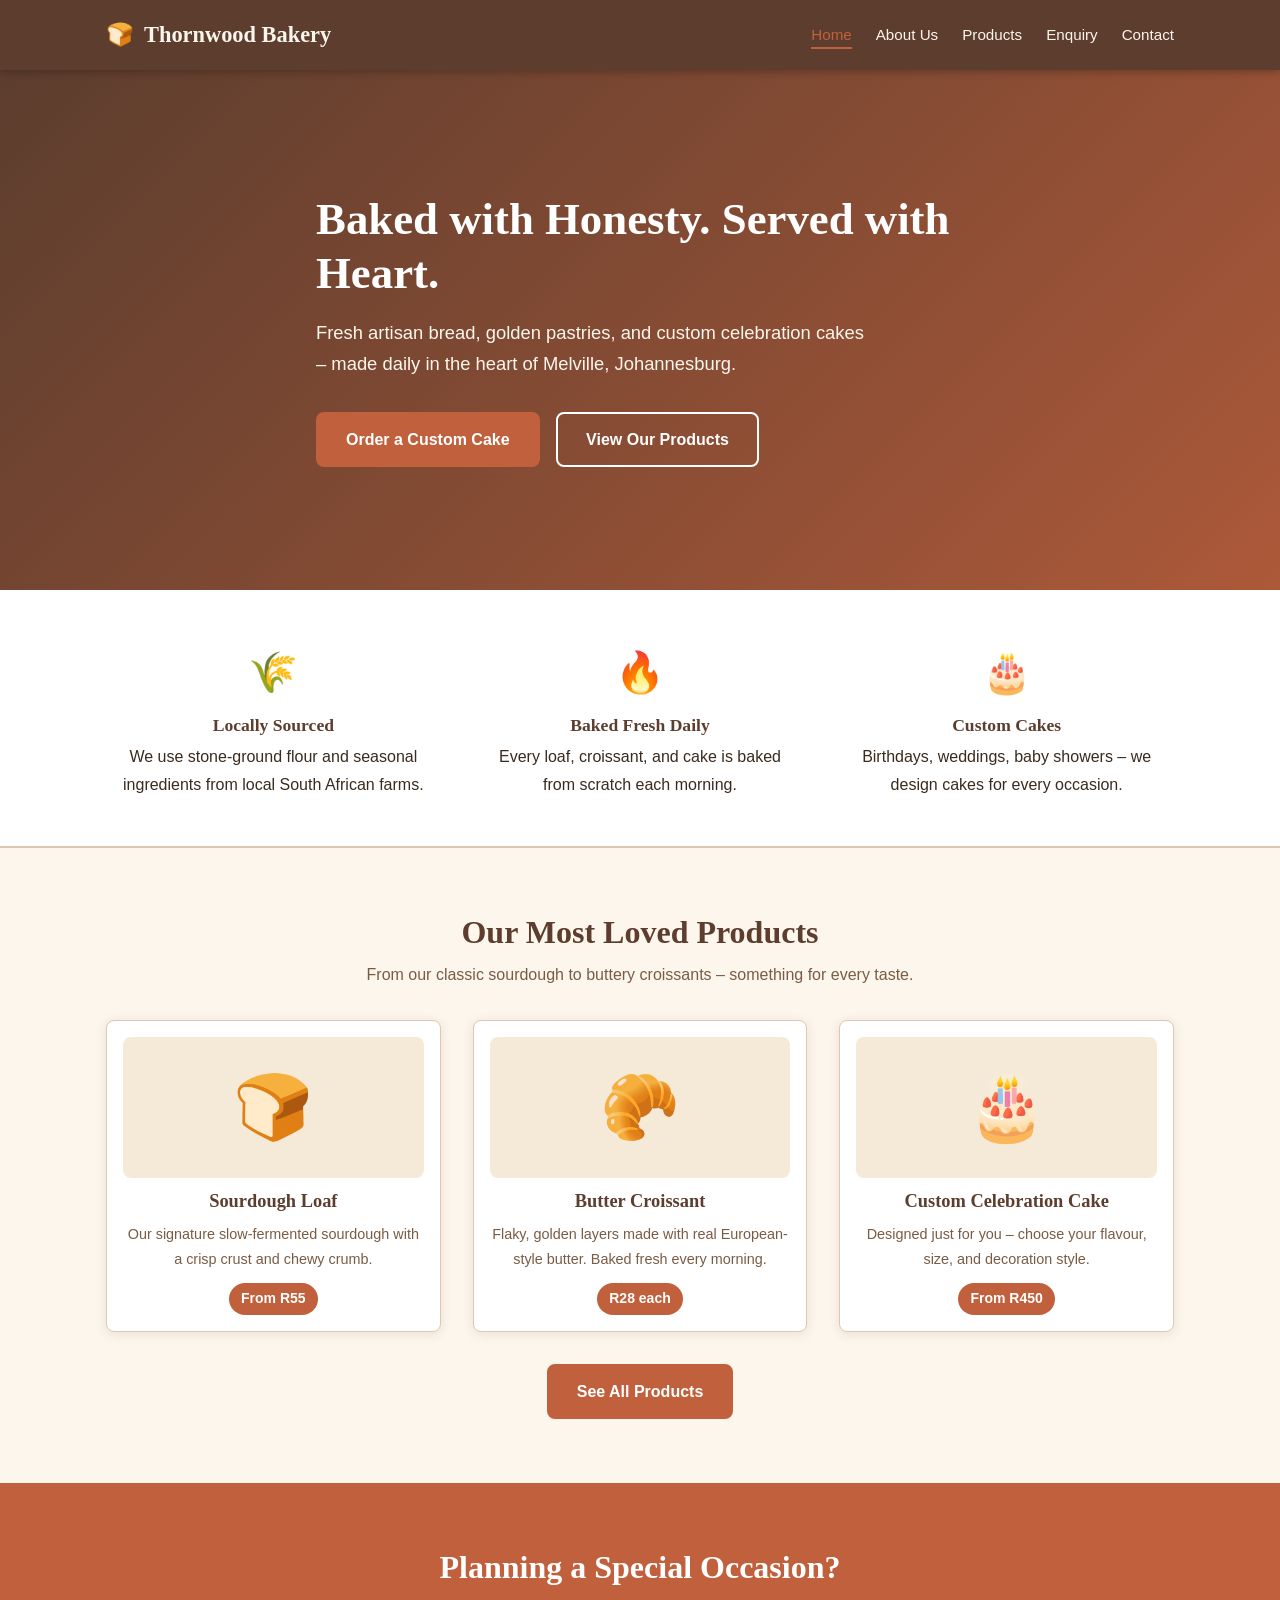
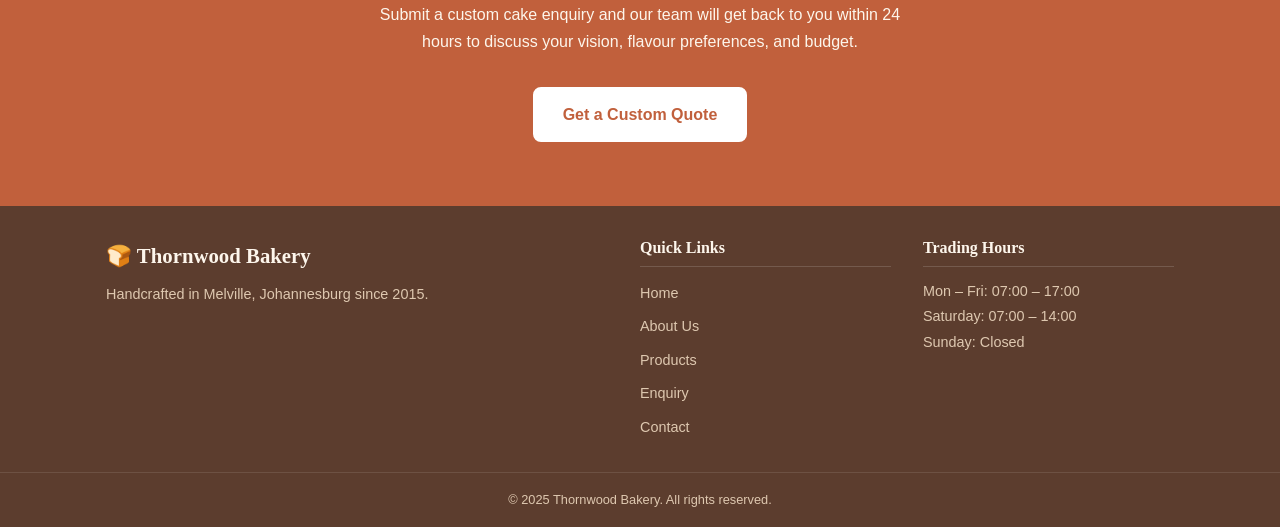
<file: index.html>
<!DOCTYPE html>
<html lang="en">
  <head>
    <!-- Meta tags for character encoding and responsive viewport -->
    <meta charset="UTF-8" />
    <meta name="viewport" content="width=device-width, initial-scale=1.0" />
    <!-- SEO meta description -->
    <meta
      name="description"
      content="Thornwood Bakery – Artisan bread, pastries and custom cakes baked fresh daily in Melville, Johannesburg."
    />
    <title>Home | Thornwood Bakery</title>
    <!-- Link to external stylesheet -->
    <link rel="stylesheet" href="css/styles.css" />
  </head>
  <body>

    <!-- ===================== HEADER / NAV ===================== -->
    <header class="site-header">
      <div class="container header-inner">
        <!-- Site logo / brand name -->
        <a href="index.html" class="logo">
          <span class="logo-icon">🍞</span> Thornwood Bakery
        </a>

        <!-- Hamburger button shown on mobile -->
        <button class="nav-toggle" id="navToggle" aria-label="Toggle navigation">
          &#9776;
        </button>

        <!-- Main navigation menu -->
        <nav class="main-nav" id="mainNav">
          <ul class="nav-list">
            <li><a href="index.html" class="nav-link active">Home</a></li>
            <li><a href="about.html" class="nav-link">About Us</a></li>
            <li><a href="products.html" class="nav-link">Products</a></li>
            <li><a href="enquiry.html" class="nav-link">Enquiry</a></li>
            <li><a href="contact.html" class="nav-link">Contact</a></li>
          </ul>
        </nav>
      </div>
    </header>
    <!-- ===================== END HEADER ===================== -->

    <main>

      <!-- ===================== HERO SECTION ===================== -->
      <!-- Full-width banner introducing the bakery with a CTA -->
      <section class="hero">
        <div class="hero-overlay">
          <div class="container hero-content">
            <h1 class="hero-title">Baked with Honesty. Served with Heart.</h1>
            <p class="hero-subtitle">
              Fresh artisan bread, golden pastries, and custom celebration cakes –
              made daily in the heart of Melville, Johannesburg.
            </p>
            <!-- Primary call-to-action button -->
            <a href="enquiry.html" class="btn btn-primary">Order a Custom Cake</a>
            <a href="products.html" class="btn btn-secondary">View Our Products</a>
          </div>
        </div>
      </section>
      <!-- ===================== END HERO ===================== -->

      <!-- ===================== INTRO STRIP ===================== -->
      <!-- Short trust-building introduction below the hero -->
      <section class="intro-strip">
        <div class="container intro-grid">
          <div class="intro-card">
            <span class="intro-icon">🌾</span>
            <h3>Locally Sourced</h3>
            <p>We use stone-ground flour and seasonal ingredients from local South African farms.</p>
          </div>
          <div class="intro-card">
            <span class="intro-icon">🔥</span>
            <h3>Baked Fresh Daily</h3>
            <p>Every loaf, croissant, and cake is baked from scratch each morning.</p>
          </div>
          <div class="intro-card">
            <span class="intro-icon">🎂</span>
            <h3>Custom Cakes</h3>
            <p>Birthdays, weddings, baby showers – we design cakes for every occasion.</p>
          </div>
        </div>
      </section>
      <!-- ===================== END INTRO STRIP ===================== -->

      <!-- ===================== FEATURED PRODUCTS ===================== -->
      <!-- Snapshot of top products with a link to the full products page -->
      <section class="featured section-padding">
        <div class="container">
          <h2 class="section-title">Our Most Loved Products</h2>
          <p class="section-subtitle">
            From our classic sourdough to buttery croissants – something for every taste.
          </p>

          <div class="product-grid">
            <!-- Product card 1 -->
            <article class="product-card">
              <div class="product-img-placeholder">🍞</div>
              <h3>Sourdough Loaf</h3>
              <p>Our signature slow-fermented sourdough with a crisp crust and chewy crumb.</p>
              <span class="price">From R55</span>
            </article>

            <!-- Product card 2 -->
            <article class="product-card">
              <div class="product-img-placeholder">🥐</div>
              <h3>Butter Croissant</h3>
              <p>Flaky, golden layers made with real European-style butter. Baked fresh every morning.</p>
              <span class="price">R28 each</span>
            </article>

            <!-- Product card 3 -->
            <article class="product-card">
              <div class="product-img-placeholder">🎂</div>
              <h3>Custom Celebration Cake</h3>
              <p>Designed just for you – choose your flavour, size, and decoration style.</p>
              <span class="price">From R450</span>
            </article>
          </div>

          <!-- Link to full products page -->
          <div class="center-btn">
            <a href="products.html" class="btn btn-primary">See All Products</a>
          </div>
        </div>
      </section>
      <!-- ===================== END FEATURED PRODUCTS ===================== -->

      <!-- ===================== CTA BANNER ===================== -->
      <!-- Secondary call-to-action encouraging custom cake enquiries -->
      <section class="cta-banner">
        <div class="container cta-content">
          <h2>Planning a Special Occasion?</h2>
          <p>
            Submit a custom cake enquiry and our team will get back to you within 24 hours
            to discuss your vision, flavour preferences, and budget.
          </p>
          <a href="enquiry.html" class="btn btn-primary">Get a Custom Quote</a>
        </div>
      </section>
      <!-- ===================== END CTA BANNER ===================== -->

    </main>

    <!-- ===================== FOOTER ===================== -->
    <footer class="site-footer">
      <div class="container footer-inner">
        <div class="footer-brand">
          <p class="logo">🍞 Thornwood Bakery</p>
          <p>Handcrafted in Melville, Johannesburg since 2015.</p>
        </div>

        <!-- Quick navigation links in footer -->
        <nav class="footer-nav">
          <h4>Quick Links</h4>
          <ul>
            <li><a href="index.html">Home</a></li>
            <li><a href="about.html">About Us</a></li>
            <li><a href="products.html">Products</a></li>
            <li><a href="enquiry.html">Enquiry</a></li>
            <li><a href="contact.html">Contact</a></li>
          </ul>
        </nav>

        <!-- Trading hours in footer -->
        <div class="footer-hours">
          <h4>Trading Hours</h4>
          <p>Mon – Fri: 07:00 – 17:00</p>
          <p>Saturday: 07:00 – 14:00</p>
          <p>Sunday: Closed</p>
        </div>
      </div>

      <!-- Copyright notice -->
      <div class="footer-bottom">
        <p>&copy; 2025 Thornwood Bakery. All rights reserved.</p>
      </div>
    </footer>
    <!-- ===================== END FOOTER ===================== -->

    <!-- Link to external JavaScript file -->
    <script src="js/scripts.js"></script>
  </body>
</html>
</file>
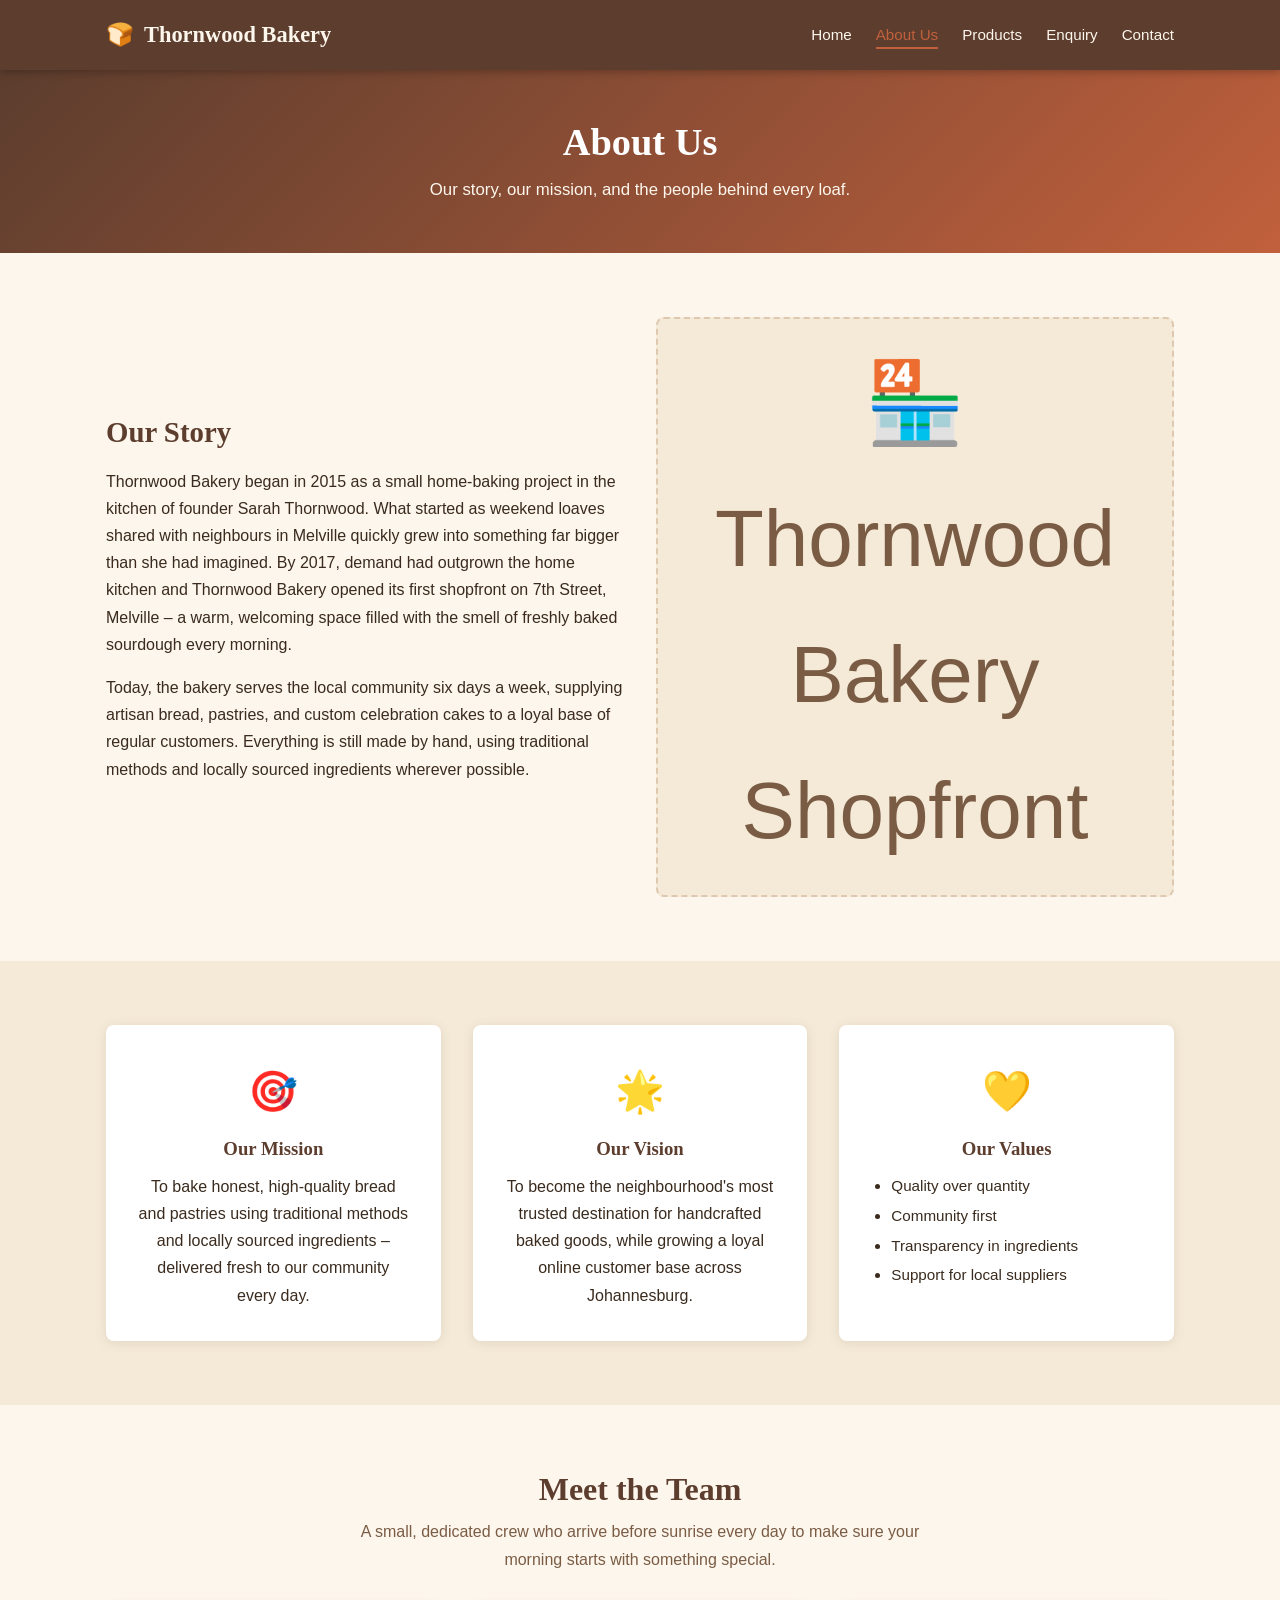
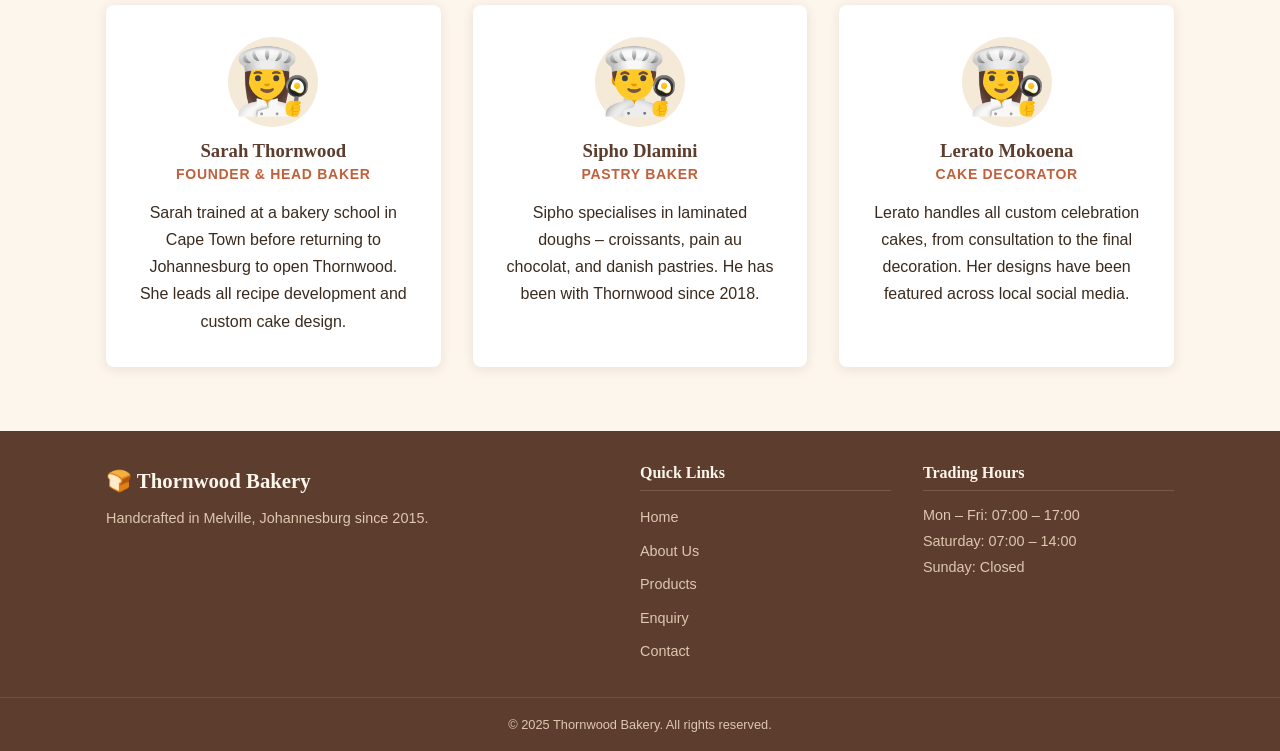
<file: about.html>
<!DOCTYPE html>
<html lang="en">
  <head>
    <!-- Meta tags for character encoding and responsive viewport -->
    <meta charset="UTF-8" />
    <meta name="viewport" content="width=device-width, initial-scale=1.0" />
    <!-- SEO meta description -->
    <meta
      name="description"
      content="Learn about Thornwood Bakery – our story, our team, and our passion for artisan baking in Melville, Johannesburg."
    />
    <title>About Us | Thornwood Bakery</title>
    <!-- Link to external stylesheet -->
    <link rel="stylesheet" href="css/styles.css" />
  </head>
  <body>

    <!-- ===================== HEADER / NAV ===================== -->
    <header class="site-header">
      <div class="container header-inner">
        <a href="index.html" class="logo">
          <span class="logo-icon">🍞</span> Thornwood Bakery
        </a>

        <button class="nav-toggle" id="navToggle" aria-label="Toggle navigation">
          &#9776;
        </button>

        <nav class="main-nav" id="mainNav">
          <ul class="nav-list">
            <li><a href="index.html" class="nav-link">Home</a></li>
            <li><a href="about.html" class="nav-link active">About Us</a></li>
            <li><a href="products.html" class="nav-link">Products</a></li>
            <li><a href="enquiry.html" class="nav-link">Enquiry</a></li>
            <li><a href="contact.html" class="nav-link">Contact</a></li>
          </ul>
        </nav>
      </div>
    </header>
    <!-- ===================== END HEADER ===================== -->

    <main>

      <!-- ===================== PAGE BANNER ===================== -->
      <!-- Inner page hero banner with page title -->
      <section class="page-banner">
        <div class="container">
          <h1>About Us</h1>
          <p>Our story, our mission, and the people behind every loaf.</p>
        </div>
      </section>
      <!-- ===================== END PAGE BANNER ===================== -->

      <!-- ===================== OUR STORY ===================== -->
      <section class="section-padding">
        <div class="container two-col">
          <!-- Text column -->
          <div class="text-col">
            <h2>Our Story</h2>
            <p>
              Thornwood Bakery began in 2015 as a small home-baking project in the kitchen
              of founder Sarah Thornwood. What started as weekend loaves shared with
              neighbours in Melville quickly grew into something far bigger than she had
              imagined. By 2017, demand had outgrown the home kitchen and Thornwood Bakery
              opened its first shopfront on 7th Street, Melville – a warm, welcoming space
              filled with the smell of freshly baked sourdough every morning.
            </p>
            <p>
              Today, the bakery serves the local community six days a week, supplying
              artisan bread, pastries, and custom celebration cakes to a loyal base of
              regular customers. Everything is still made by hand, using traditional methods
              and locally sourced ingredients wherever possible.
            </p>
          </div>

          <!-- Image placeholder column -->
          <div class="img-col">
            <div class="img-placeholder large">
              🏪
              <p>Thornwood Bakery Shopfront</p>
            </div>
          </div>
        </div>
      </section>
      <!-- ===================== END OUR STORY ===================== -->

      <!-- ===================== MISSION AND VISION ===================== -->
      <section class="mission-section section-padding bg-light">
        <div class="container">
          <div class="mission-grid">
            <!-- Mission statement card -->
            <div class="mission-card">
              <span class="mission-icon">🎯</span>
              <h3>Our Mission</h3>
              <p>
                To bake honest, high-quality bread and pastries using traditional methods
                and locally sourced ingredients – delivered fresh to our community every day.
              </p>
            </div>

            <!-- Vision statement card -->
            <div class="mission-card">
              <span class="mission-icon">🌟</span>
              <h3>Our Vision</h3>
              <p>
                To become the neighbourhood's most trusted destination for handcrafted
                baked goods, while growing a loyal online customer base across Johannesburg.
              </p>
            </div>

            <!-- Values card -->
            <div class="mission-card">
              <span class="mission-icon">💛</span>
              <h3>Our Values</h3>
              <ul>
                <li>Quality over quantity</li>
                <li>Community first</li>
                <li>Transparency in ingredients</li>
                <li>Support for local suppliers</li>
              </ul>
            </div>
          </div>
        </div>
      </section>
      <!-- ===================== END MISSION AND VISION ===================== -->

      <!-- ===================== MEET THE TEAM ===================== -->
      <section class="section-padding">
        <div class="container">
          <h2 class="section-title">Meet the Team</h2>
          <p class="section-subtitle">
            A small, dedicated crew who arrive before sunrise every day to make sure
            your morning starts with something special.
          </p>

          <div class="team-grid">
            <!-- Team member card 1 -->
            <article class="team-card">
              <div class="team-avatar">👩‍🍳</div>
              <h3>Sarah Thornwood</h3>
              <p class="team-role">Founder &amp; Head Baker</p>
              <p>
                Sarah trained at a bakery school in Cape Town before returning to
                Johannesburg to open Thornwood. She leads all recipe development and
                custom cake design.
              </p>
            </article>

            <!-- Team member card 2 -->
            <article class="team-card">
              <div class="team-avatar">👨‍🍳</div>
              <h3>Sipho Dlamini</h3>
              <p class="team-role">Pastry Baker</p>
              <p>
                Sipho specialises in laminated doughs – croissants, pain au chocolat,
                and danish pastries. He has been with Thornwood since 2018.
              </p>
            </article>

            <!-- Team member card 3 -->
            <article class="team-card">
              <div class="team-avatar">👩‍🍳</div>
              <h3>Lerato Mokoena</h3>
              <p class="team-role">Cake Decorator</p>
              <p>
                Lerato handles all custom celebration cakes, from consultation to the
                final decoration. Her designs have been featured across local social media.
              </p>
            </article>
          </div>
        </div>
      </section>
      <!-- ===================== END MEET THE TEAM ===================== -->

    </main>

    <!-- ===================== FOOTER ===================== -->
    <footer class="site-footer">
      <div class="container footer-inner">
        <div class="footer-brand">
          <p class="logo">🍞 Thornwood Bakery</p>
          <p>Handcrafted in Melville, Johannesburg since 2015.</p>
        </div>

        <nav class="footer-nav">
          <h4>Quick Links</h4>
          <ul>
            <li><a href="index.html">Home</a></li>
            <li><a href="about.html">About Us</a></li>
            <li><a href="products.html">Products</a></li>
            <li><a href="enquiry.html">Enquiry</a></li>
            <li><a href="contact.html">Contact</a></li>
          </ul>
        </nav>

        <div class="footer-hours">
          <h4>Trading Hours</h4>
          <p>Mon – Fri: 07:00 – 17:00</p>
          <p>Saturday: 07:00 – 14:00</p>
          <p>Sunday: Closed</p>
        </div>
      </div>

      <div class="footer-bottom">
        <p>&copy; 2025 Thornwood Bakery. All rights reserved.</p>
      </div>
    </footer>
    <!-- ===================== END FOOTER ===================== -->

    <script src="js/scripts.js"></script>
  </body>
</html>
</file>
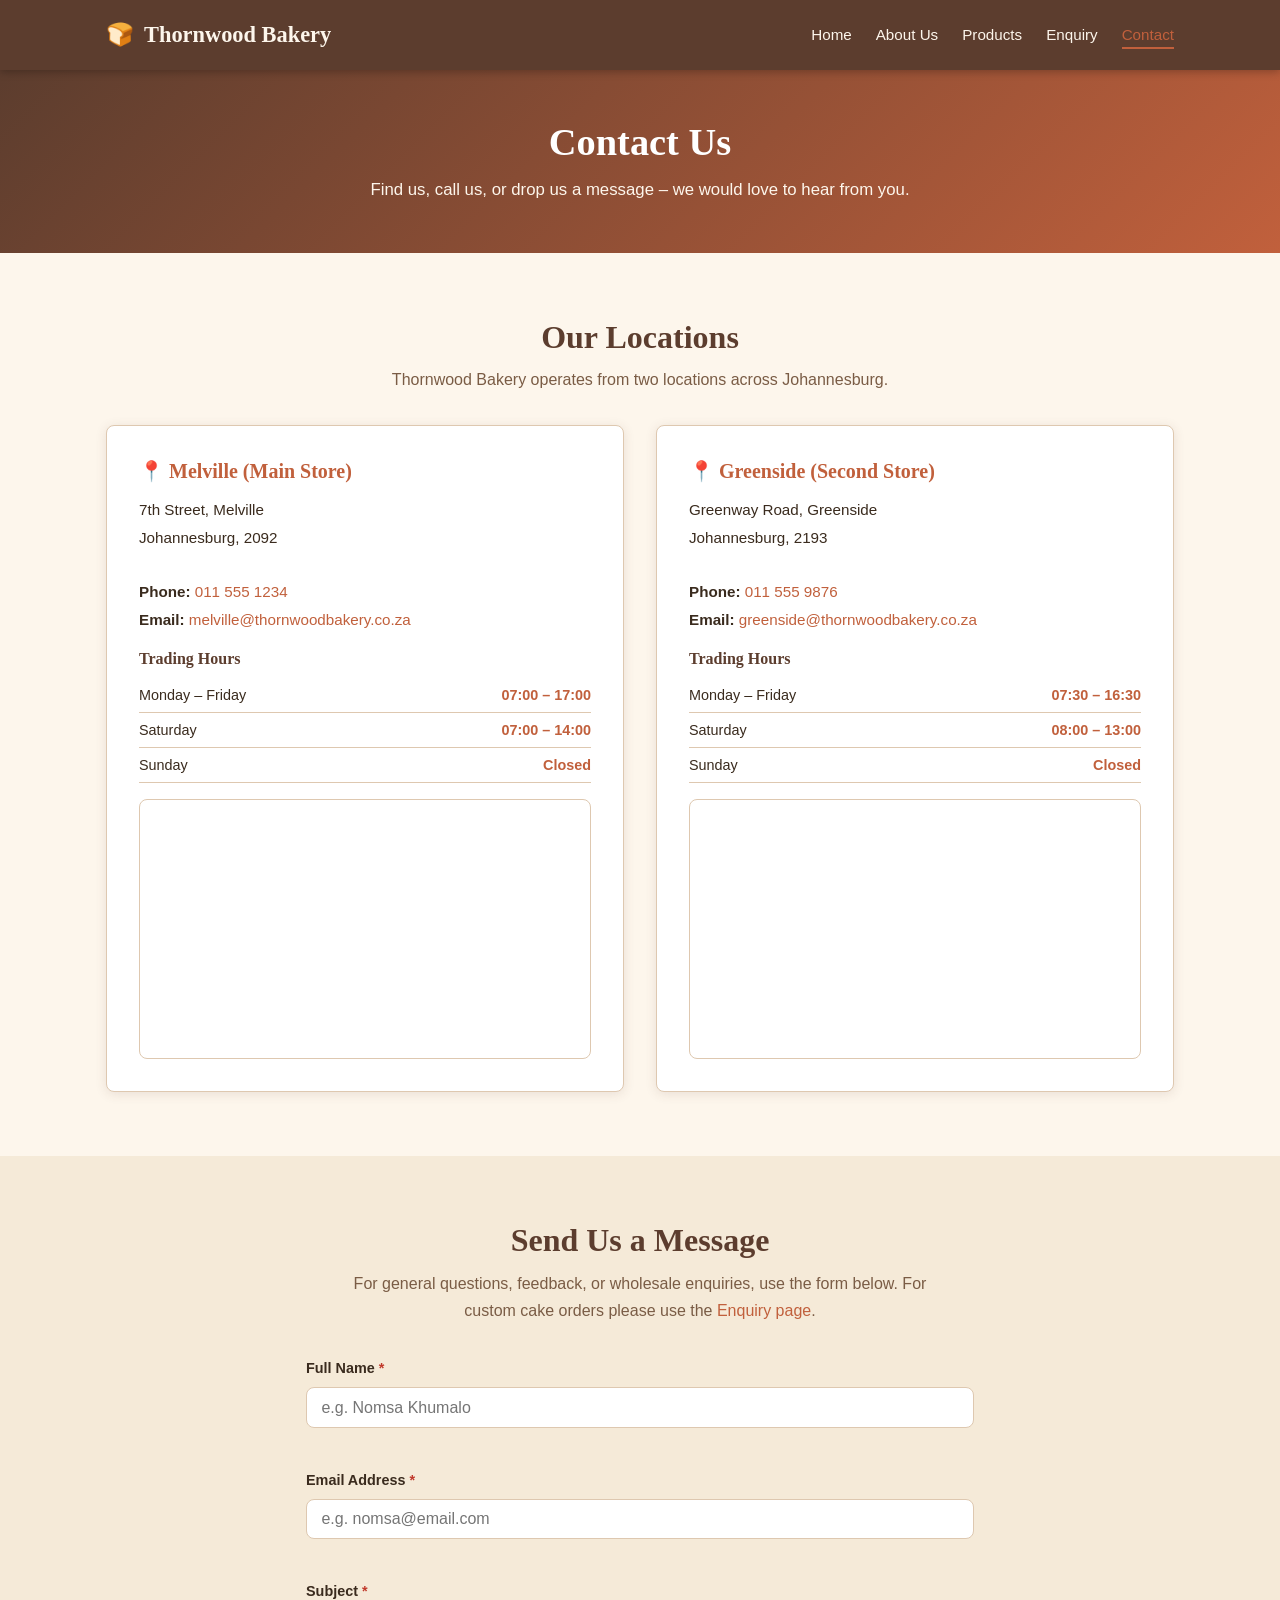
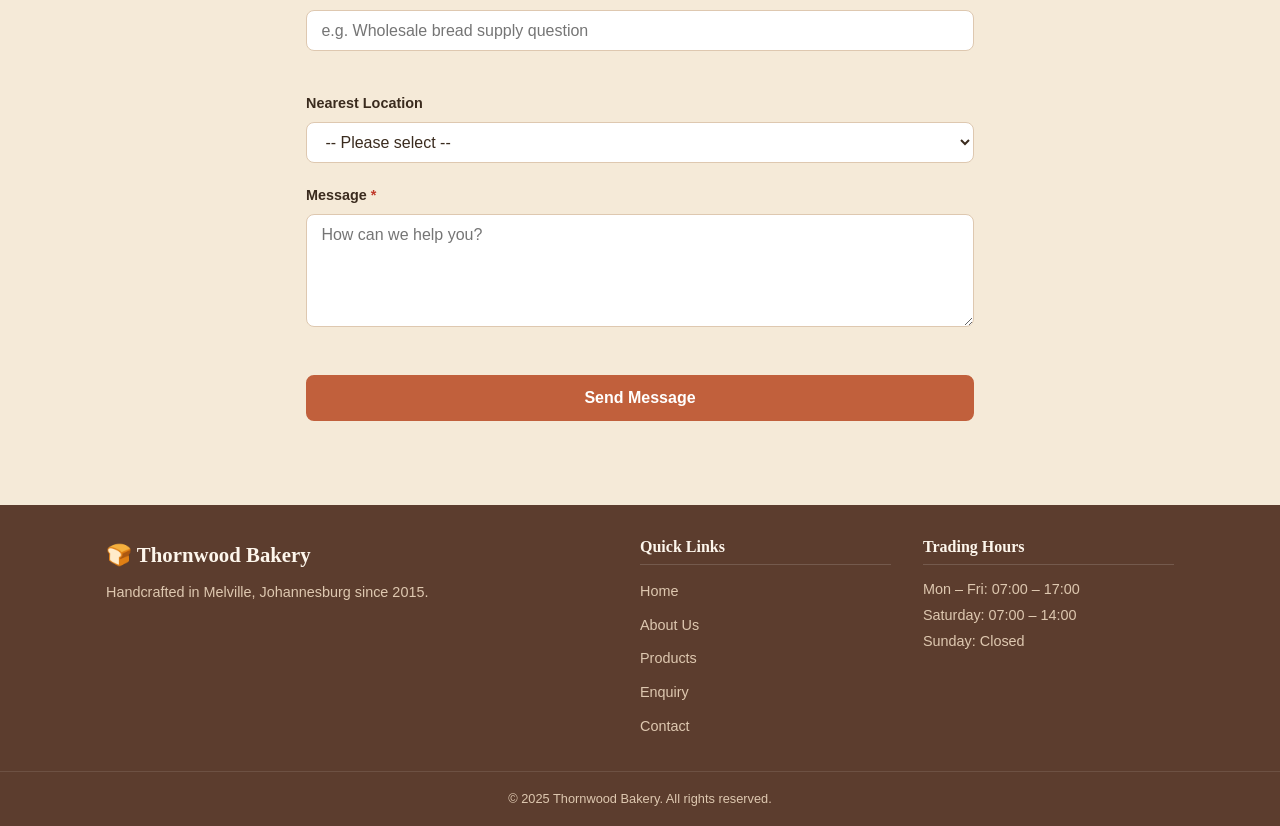
<file: contact.html>
<!DOCTYPE html>
<html lang="en">
  <head>
    <!-- Meta tags for character encoding and responsive viewport -->
    <meta charset="UTF-8" />
    <meta name="viewport" content="width=device-width, initial-scale=1.0" />
    <!-- SEO meta description -->
    <meta
      name="description"
      content="Contact Thornwood Bakery – find our two Johannesburg locations, trading hours, and send us a message."
    />
    <title>Contact | Thornwood Bakery</title>
    <!-- Link to external stylesheet -->
    <link rel="stylesheet" href="css/styles.css" />
  </head>
  <body>

    <!-- ===================== HEADER / NAV ===================== -->
    <header class="site-header">
      <div class="container header-inner">
        <a href="index.html" class="logo">
          <span class="logo-icon">🍞</span> Thornwood Bakery
        </a>

        <button class="nav-toggle" id="navToggle" aria-label="Toggle navigation">
          &#9776;
        </button>

        <nav class="main-nav" id="mainNav">
          <ul class="nav-list">
            <li><a href="index.html" class="nav-link">Home</a></li>
            <li><a href="about.html" class="nav-link">About Us</a></li>
            <li><a href="products.html" class="nav-link">Products</a></li>
            <li><a href="enquiry.html" class="nav-link">Enquiry</a></li>
            <li><a href="contact.html" class="nav-link active">Contact</a></li>
          </ul>
        </nav>
      </div>
    </header>
    <!-- ===================== END HEADER ===================== -->

    <main>

      <!-- ===================== PAGE BANNER ===================== -->
      <section class="page-banner">
        <div class="container">
          <h1>Contact Us</h1>
          <p>Find us, call us, or drop us a message – we would love to hear from you.</p>
        </div>
      </section>
      <!-- ===================== END PAGE BANNER ===================== -->

      <!-- ===================== TWO LOCATIONS SECTION ===================== -->
      <!-- Assignment requires more than one location on the contact page -->
      <section class="section-padding">
        <div class="container">
          <h2 class="section-title">Our Locations</h2>
          <p class="section-subtitle">
            Thornwood Bakery operates from two locations across Johannesburg.
          </p>

          <div class="locations-grid">

            <!-- Location 1: Melville (main store) -->
            <article class="location-card">
              <h3>📍 Melville (Main Store)</h3>
              <address>
                7th Street, Melville<br />
                Johannesburg, 2092<br />
                <br />
                <strong>Phone:</strong> <a href="tel:+27115551234">011 555 1234</a><br />
                <strong>Email:</strong> <a href="mailto:melville@thornwoodbakery.co.za">melville@thornwoodbakery.co.za</a>
              </address>

              <div class="hours-table">
                <h4>Trading Hours</h4>
                <table>
                  <tbody>
                    <tr><td>Monday – Friday</td><td>07:00 – 17:00</td></tr>
                    <tr><td>Saturday</td><td>07:00 – 14:00</td></tr>
                    <tr><td>Sunday</td><td>Closed</td></tr>
                  </tbody>
                </table>
              </div>

              <!-- Embedded map placeholder for Melville location -->
              <div class="map-placeholder">
                <iframe
                  src="https://www.google.com/maps/embed?pb=!1m18!1m12!1m3!1d3579.634!2d27.9950!3d-26.1752!2m3!1f0!2f0!3f0!3m2!1i1024!2i768!4f13.1!3m3!1m2!1s0x0%3A0x0!2zMjbCsDEwJzMwLjciUyAyN8KwNTknNDIuMSJF!5e0!3m2!1sen!2sza!4v1700000000000!5m2!1sen!2sza"
                  width="100%"
                  height="250"
                  style="border:0;"
                  allowfullscreen=""
                  loading="lazy"
                  referrerpolicy="no-referrer-when-downgrade"
                  title="Thornwood Bakery Melville Location Map"
                ></iframe>
              </div>
            </article>

            <!-- Location 2: Greenside (second store) -->
            <article class="location-card">
              <h3>📍 Greenside (Second Store)</h3>
              <address>
                Greenway Road, Greenside<br />
                Johannesburg, 2193<br />
                <br />
                <strong>Phone:</strong> <a href="tel:+27115559876">011 555 9876</a><br />
                <strong>Email:</strong> <a href="mailto:greenside@thornwoodbakery.co.za">greenside@thornwoodbakery.co.za</a>
              </address>

              <div class="hours-table">
                <h4>Trading Hours</h4>
                <table>
                  <tbody>
                    <tr><td>Monday – Friday</td><td>07:30 – 16:30</td></tr>
                    <tr><td>Saturday</td><td>08:00 – 13:00</td></tr>
                    <tr><td>Sunday</td><td>Closed</td></tr>
                  </tbody>
                </table>
              </div>

              <!-- Embedded map placeholder for Greenside location -->
              <div class="map-placeholder">
                <iframe
                  src="https://www.google.com/maps/embed?pb=!1m18!1m12!1m3!1d3579.000!2d28.0100!3d-26.1500!2m3!1f0!2f0!3f0!3m2!1i1024!2i768!4f13.1!3m3!1m2!1s0x0%3A0x0!2zMjbCsDA5JzAwLjAiUyAyOMKwMDAnMzYuMCJF!5e0!3m2!1sen!2sza!4v1700000000001!5m2!1sen!2sza"
                  width="100%"
                  height="250"
                  style="border:0;"
                  allowfullscreen=""
                  loading="lazy"
                  referrerpolicy="no-referrer-when-downgrade"
                  title="Thornwood Bakery Greenside Location Map"
                ></iframe>
              </div>
            </article>

          </div>
        </div>
      </section>
      <!-- ===================== END TWO LOCATIONS SECTION ===================== -->

      <!-- ===================== GENERAL CONTACT FORM ===================== -->
      <section class="section-padding bg-light">
        <div class="container form-container">
          <h2 class="section-title">Send Us a Message</h2>
          <p class="section-subtitle">
            For general questions, feedback, or wholesale enquiries, use the form below.
            For custom cake orders please use the <a href="enquiry.html">Enquiry page</a>.
          </p>

          <!-- General contact form with client-side validation via scripts.js -->
          <form id="contactForm" class="bakery-form" novalidate>

            <!-- Contact name field -->
            <div class="form-group">
              <label for="contactName">Full Name <span class="required">*</span></label>
              <input
                type="text"
                id="contactName"
                name="contactName"
                placeholder="e.g. Nomsa Khumalo"
                required
              />
              <span class="error-msg" id="contactNameError"></span>
            </div>

            <!-- Contact email field -->
            <div class="form-group">
              <label for="contactEmail">Email Address <span class="required">*</span></label>
              <input
                type="email"
                id="contactEmail"
                name="contactEmail"
                placeholder="e.g. nomsa@email.com"
                required
              />
              <span class="error-msg" id="contactEmailError"></span>
            </div>

            <!-- Subject field -->
            <div class="form-group">
              <label for="subject">Subject <span class="required">*</span></label>
              <input
                type="text"
                id="subject"
                name="subject"
                placeholder="e.g. Wholesale bread supply question"
                required
              />
              <span class="error-msg" id="subjectError"></span>
            </div>

            <!-- Preferred location dropdown -->
            <div class="form-group">
              <label for="preferredLocation">Nearest Location</label>
              <select id="preferredLocation" name="preferredLocation">
                <option value="">-- Please select --</option>
                <option value="melville">Melville (Main Store)</option>
                <option value="greenside">Greenside (Second Store)</option>
              </select>
            </div>

            <!-- Message textarea -->
            <div class="form-group">
              <label for="contactMessage">Message <span class="required">*</span></label>
              <textarea
                id="contactMessage"
                name="contactMessage"
                rows="5"
                placeholder="How can we help you?"
                required
              ></textarea>
              <span class="error-msg" id="contactMessageError"></span>
            </div>

            <!-- Submit button -->
            <div class="form-group">
              <button type="submit" class="btn btn-primary btn-full">Send Message</button>
            </div>

            <!-- Success message shown after valid submission -->
            <div id="contactSuccess" class="form-success hidden">
              <p>✅ Thank you for your message! We will get back to you within 1–2 business days.</p>
            </div>

          </form>
        </div>
      </section>
      <!-- ===================== END GENERAL CONTACT FORM ===================== -->

    </main>

    <!-- ===================== FOOTER ===================== -->
    <footer class="site-footer">
      <div class="container footer-inner">
        <div class="footer-brand">
          <p class="logo">🍞 Thornwood Bakery</p>
          <p>Handcrafted in Melville, Johannesburg since 2015.</p>
        </div>

        <nav class="footer-nav">
          <h4>Quick Links</h4>
          <ul>
            <li><a href="index.html">Home</a></li>
            <li><a href="about.html">About Us</a></li>
            <li><a href="products.html">Products</a></li>
            <li><a href="enquiry.html">Enquiry</a></li>
            <li><a href="contact.html">Contact</a></li>
          </ul>
        </nav>

        <div class="footer-hours">
          <h4>Trading Hours</h4>
          <p>Mon – Fri: 07:00 – 17:00</p>
          <p>Saturday: 07:00 – 14:00</p>
          <p>Sunday: Closed</p>
        </div>
      </div>

      <div class="footer-bottom">
        <p>&copy; 2025 Thornwood Bakery. All rights reserved.</p>
      </div>
    </footer>
    <!-- ===================== END FOOTER ===================== -->

    <script src="js/scripts.js"></script>
  </body>
</html>
</file>
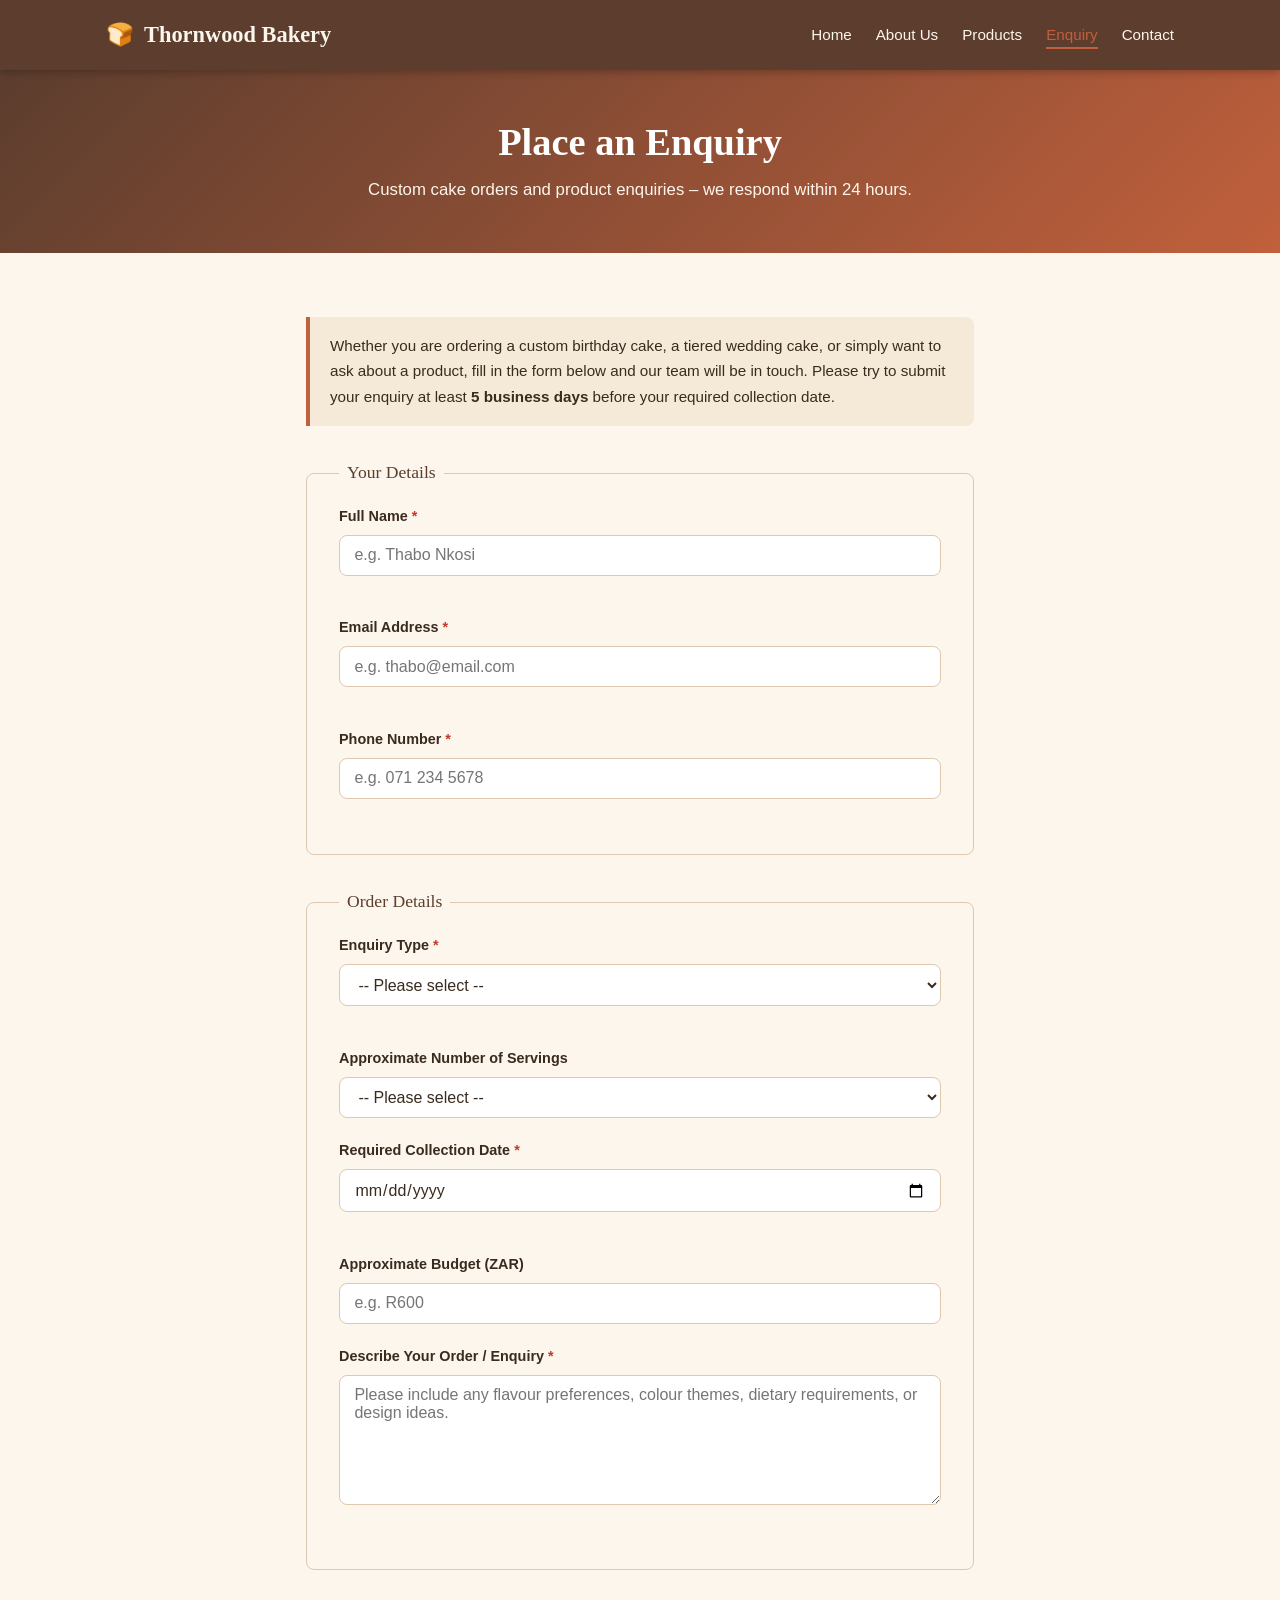
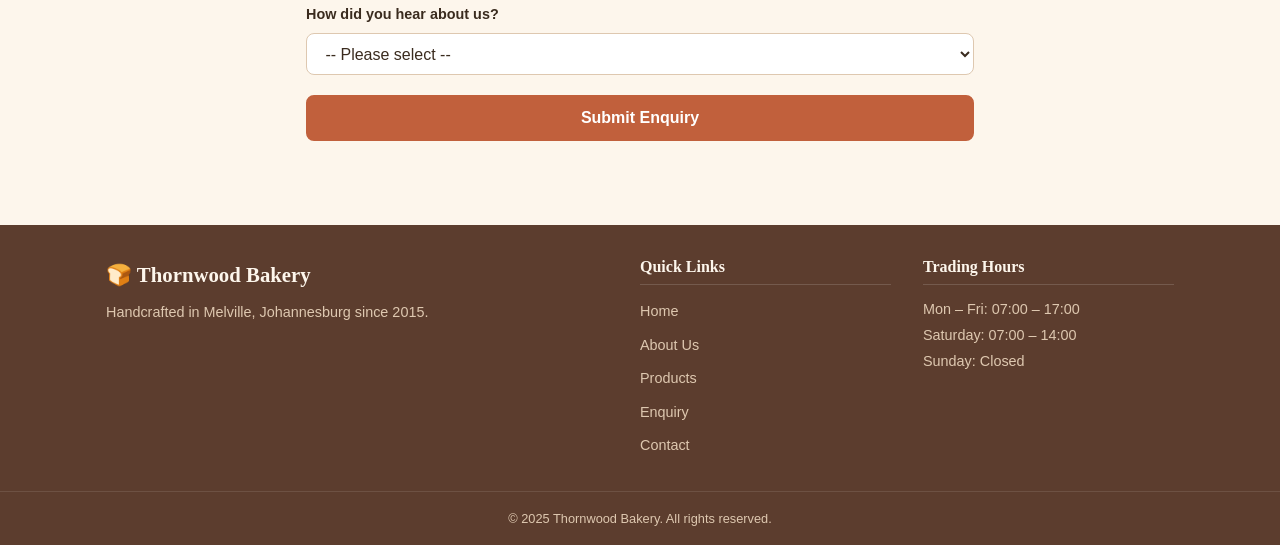
<file: enquiry.html>
<!DOCTYPE html>
<html lang="en">
  <head>
    <!-- Meta tags for character encoding and responsive viewport -->
    <meta charset="UTF-8" />
    <meta name="viewport" content="width=device-width, initial-scale=1.0" />
    <!-- SEO meta description -->
    <meta
      name="description"
      content="Submit a custom cake order or general product enquiry to Thornwood Bakery, Melville, Johannesburg."
    />
    <title>Enquiry | Thornwood Bakery</title>
    <!-- Link to external stylesheet -->
    <link rel="stylesheet" href="css/styles.css" />
  </head>
  <body>

    <!-- ===================== HEADER / NAV ===================== -->
    <header class="site-header">
      <div class="container header-inner">
        <a href="index.html" class="logo">
          <span class="logo-icon">🍞</span> Thornwood Bakery
        </a>

        <button class="nav-toggle" id="navToggle" aria-label="Toggle navigation">
          &#9776;
        </button>

        <nav class="main-nav" id="mainNav">
          <ul class="nav-list">
            <li><a href="index.html" class="nav-link">Home</a></li>
            <li><a href="about.html" class="nav-link">About Us</a></li>
            <li><a href="products.html" class="nav-link">Products</a></li>
            <li><a href="enquiry.html" class="nav-link active">Enquiry</a></li>
            <li><a href="contact.html" class="nav-link">Contact</a></li>
          </ul>
        </nav>
      </div>
    </header>
    <!-- ===================== END HEADER ===================== -->

    <main>

      <!-- ===================== PAGE BANNER ===================== -->
      <section class="page-banner">
        <div class="container">
          <h1>Place an Enquiry</h1>
          <p>Custom cake orders and product enquiries – we respond within 24 hours.</p>
        </div>
      </section>
      <!-- ===================== END PAGE BANNER ===================== -->

      <!-- ===================== ENQUIRY FORM SECTION ===================== -->
      <section class="section-padding">
        <div class="container form-container">

          <!-- Introductory note above the form -->
          <div class="form-intro">
            <p>
              Whether you are ordering a custom birthday cake, a tiered wedding cake, or
              simply want to ask about a product, fill in the form below and our team will
              be in touch. Please try to submit your enquiry at least <strong>5 business
              days</strong> before your required collection date.
            </p>
          </div>

          <!-- Enquiry form - all fields include appropriate labels for accessibility -->
          <form id="enquiryForm" class="bakery-form" novalidate>

            <!-- Section: Personal Details -->
            <fieldset>
              <legend>Your Details</legend>

              <!-- Full name field -->
              <div class="form-group">
                <label for="fullName">Full Name <span class="required">*</span></label>
                <input
                  type="text"
                  id="fullName"
                  name="fullName"
                  placeholder="e.g. Thabo Nkosi"
                  required
                />
                <span class="error-msg" id="fullNameError"></span>
              </div>

              <!-- Email address field -->
              <div class="form-group">
                <label for="email">Email Address <span class="required">*</span></label>
                <input
                  type="email"
                  id="email"
                  name="email"
                  placeholder="e.g. thabo@email.com"
                  required
                />
                <span class="error-msg" id="emailError"></span>
              </div>

              <!-- Phone number field -->
              <div class="form-group">
                <label for="phone">Phone Number <span class="required">*</span></label>
                <input
                  type="tel"
                  id="phone"
                  name="phone"
                  placeholder="e.g. 071 234 5678"
                  required
                />
                <span class="error-msg" id="phoneError"></span>
              </div>
            </fieldset>

            <!-- Section: Order Details -->
            <fieldset>
              <legend>Order Details</legend>

              <!-- Enquiry type dropdown -->
              <div class="form-group">
                <label for="enquiryType">Enquiry Type <span class="required">*</span></label>
                <select id="enquiryType" name="enquiryType" required>
                  <option value="">-- Please select --</option>
                  <option value="birthday-cake">Birthday Cake</option>
                  <option value="wedding-cake">Wedding Cake</option>
                  <option value="baby-shower-cake">Baby Shower Cake</option>
                  <option value="other-cake">Other Custom Cake</option>
                  <option value="product-enquiry">General Product Enquiry</option>
                </select>
                <span class="error-msg" id="enquiryTypeError"></span>
              </div>

              <!-- Number of servings / cake size -->
              <div class="form-group">
                <label for="cakeSize">Approximate Number of Servings</label>
                <select id="cakeSize" name="cakeSize">
                  <option value="">-- Please select --</option>
                  <option value="10-15">10 – 15 servings (6-inch)</option>
                  <option value="20-25">20 – 25 servings (8-inch)</option>
                  <option value="30-40">30 – 40 servings (10-inch)</option>
                  <option value="50+">50+ servings (tiered / large)</option>
                  <option value="not-applicable">Not applicable</option>
                </select>
              </div>

              <!-- Required collection date -->
              <div class="form-group">
                <label for="collectionDate">Required Collection Date <span class="required">*</span></label>
                <input
                  type="date"
                  id="collectionDate"
                  name="collectionDate"
                  required
                />
                <span class="error-msg" id="collectionDateError"></span>
              </div>

              <!-- Budget field -->
              <div class="form-group">
                <label for="budget">Approximate Budget (ZAR)</label>
                <input
                  type="text"
                  id="budget"
                  name="budget"
                  placeholder="e.g. R600"
                />
              </div>

              <!-- Message / additional details textarea -->
              <div class="form-group">
                <label for="message">Describe Your Order / Enquiry <span class="required">*</span></label>
                <textarea
                  id="message"
                  name="message"
                  rows="6"
                  placeholder="Please include any flavour preferences, colour themes, dietary requirements, or design ideas."
                  required
                ></textarea>
                <span class="error-msg" id="messageError"></span>
              </div>
            </fieldset>

            <!-- How did you hear about us -->
            <div class="form-group">
              <label for="referral">How did you hear about us?</label>
              <select id="referral" name="referral">
                <option value="">-- Please select --</option>
                <option value="instagram">Instagram</option>
                <option value="word-of-mouth">Word of mouth</option>
                <option value="google">Google Search</option>
                <option value="walk-past">Walked past the shop</option>
                <option value="other">Other</option>
              </select>
            </div>

            <!-- Form submission button -->
            <div class="form-group">
              <button type="submit" class="btn btn-primary btn-full">Submit Enquiry</button>
            </div>

            <!-- Success message shown after valid submission -->
            <div id="formSuccess" class="form-success hidden">
              <p>✅ Thank you! Your enquiry has been received. We will be in touch within 24 hours.</p>
            </div>

          </form>
        </div>
      </section>
      <!-- ===================== END ENQUIRY FORM SECTION ===================== -->

    </main>

    <!-- ===================== FOOTER ===================== -->
    <footer class="site-footer">
      <div class="container footer-inner">
        <div class="footer-brand">
          <p class="logo">🍞 Thornwood Bakery</p>
          <p>Handcrafted in Melville, Johannesburg since 2015.</p>
        </div>

        <nav class="footer-nav">
          <h4>Quick Links</h4>
          <ul>
            <li><a href="index.html">Home</a></li>
            <li><a href="about.html">About Us</a></li>
            <li><a href="products.html">Products</a></li>
            <li><a href="enquiry.html">Enquiry</a></li>
            <li><a href="contact.html">Contact</a></li>
          </ul>
        </nav>

        <div class="footer-hours">
          <h4>Trading Hours</h4>
          <p>Mon – Fri: 07:00 – 17:00</p>
          <p>Saturday: 07:00 – 14:00</p>
          <p>Sunday: Closed</p>
        </div>
      </div>

      <div class="footer-bottom">
        <p>&copy; 2025 Thornwood Bakery. All rights reserved.</p>
      </div>
    </footer>
    <!-- ===================== END FOOTER ===================== -->

    <script src="js/scripts.js"></script>
  </body>
</html>
</file>
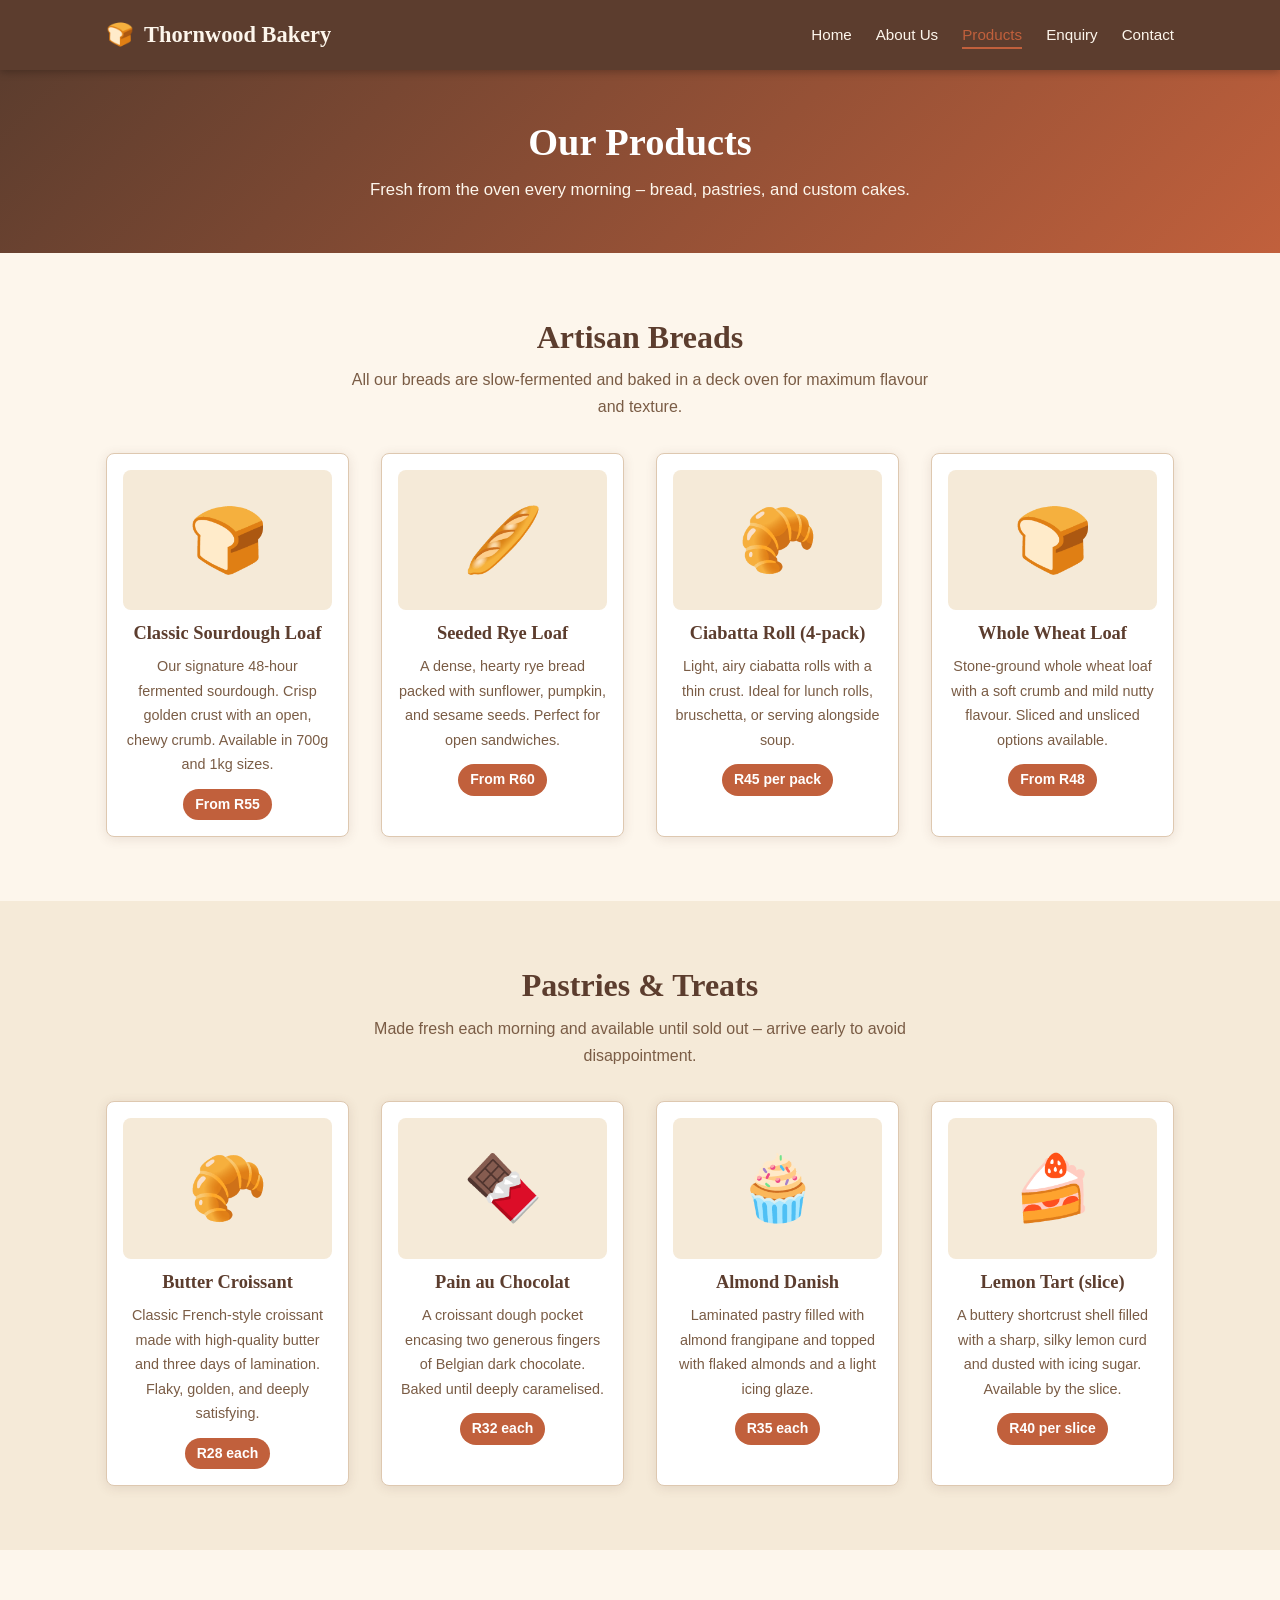
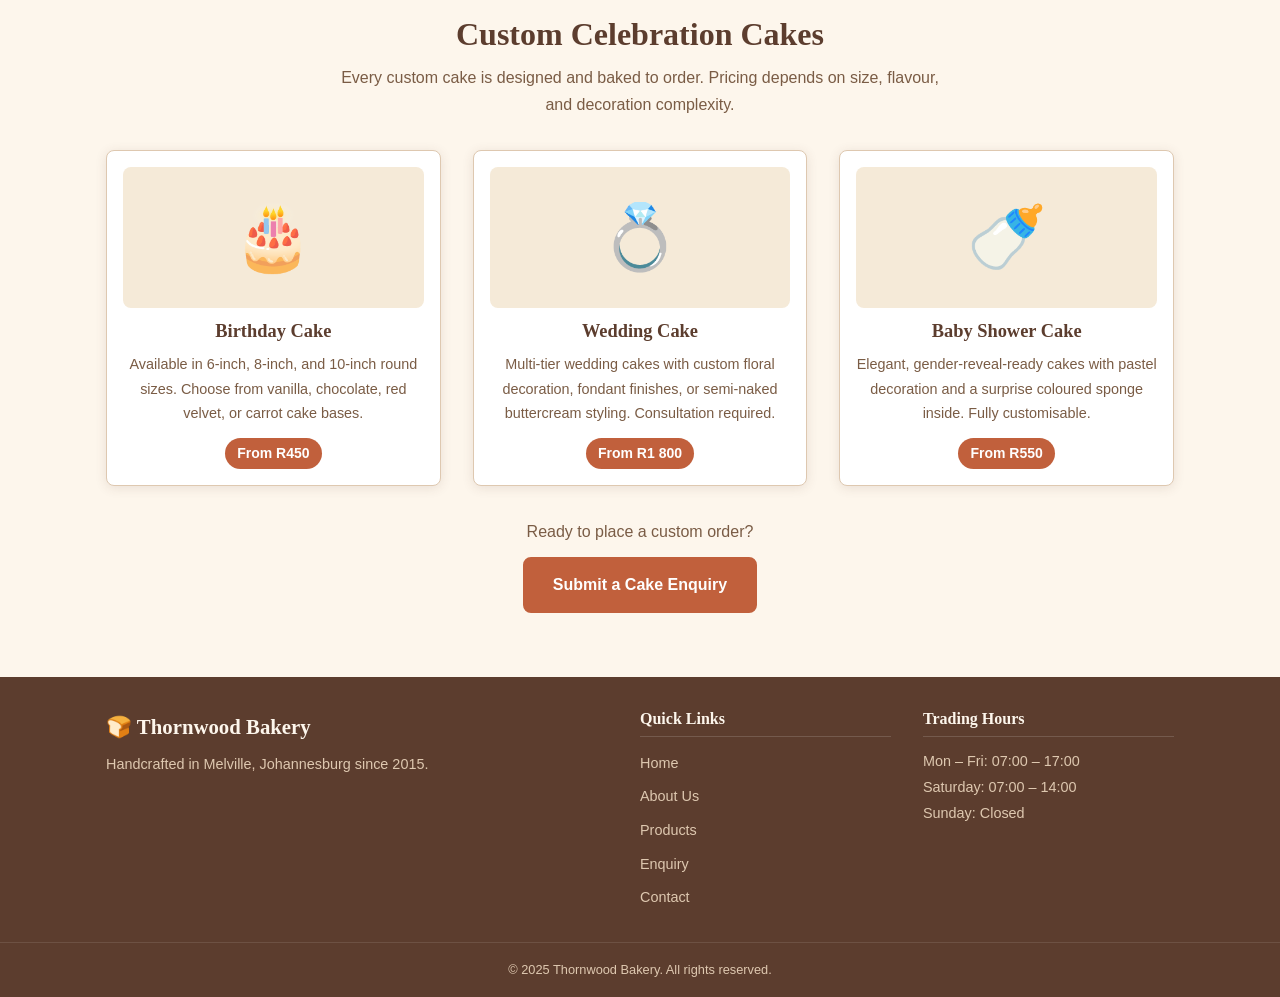
<file: products.html>
<!DOCTYPE html>
<html lang="en">
  <head>
    <!-- Meta tags for character encoding and responsive viewport -->
    <meta charset="UTF-8" />
    <meta name="viewport" content="width=device-width, initial-scale=1.0" />
    <!-- SEO meta description -->
    <meta
      name="description"
      content="Browse Thornwood Bakery's full product range – artisan breads, pastries, and custom celebration cakes baked fresh in Melville, Johannesburg."
    />
    <title>Products | Thornwood Bakery</title>
    <!-- Link to external stylesheet -->
    <link rel="stylesheet" href="css/styles.css" />
  </head>
  <body>

    <!-- ===================== HEADER / NAV ===================== -->
    <header class="site-header">
      <div class="container header-inner">
        <a href="index.html" class="logo">
          <span class="logo-icon">🍞</span> Thornwood Bakery
        </a>

        <button class="nav-toggle" id="navToggle" aria-label="Toggle navigation">
          &#9776;
        </button>

        <nav class="main-nav" id="mainNav">
          <ul class="nav-list">
            <li><a href="index.html" class="nav-link">Home</a></li>
            <li><a href="about.html" class="nav-link">About Us</a></li>
            <li><a href="products.html" class="nav-link active">Products</a></li>
            <li><a href="enquiry.html" class="nav-link">Enquiry</a></li>
            <li><a href="contact.html" class="nav-link">Contact</a></li>
          </ul>
        </nav>
      </div>
    </header>
    <!-- ===================== END HEADER ===================== -->

    <main>

      <!-- ===================== PAGE BANNER ===================== -->
      <section class="page-banner">
        <div class="container">
          <h1>Our Products</h1>
          <p>Fresh from the oven every morning – bread, pastries, and custom cakes.</p>
        </div>
      </section>
      <!-- ===================== END PAGE BANNER ===================== -->

      <!-- ===================== BREADS SECTION ===================== -->
      <section class="section-padding">
        <div class="container">
          <h2 class="section-title">Artisan Breads</h2>
          <p class="section-subtitle">
            All our breads are slow-fermented and baked in a deck oven for maximum
            flavour and texture.
          </p>

          <div class="product-grid">
            <!-- Bread card 1 -->
            <article class="product-card">
              <div class="product-img-placeholder">🍞</div>
              <h3>Classic Sourdough Loaf</h3>
              <p>
                Our signature 48-hour fermented sourdough. Crisp golden crust with
                an open, chewy crumb. Available in 700g and 1kg sizes.
              </p>
              <span class="price">From R55</span>
            </article>

            <!-- Bread card 2 -->
            <article class="product-card">
              <div class="product-img-placeholder">🥖</div>
              <h3>Seeded Rye Loaf</h3>
              <p>
                A dense, hearty rye bread packed with sunflower, pumpkin, and
                sesame seeds. Perfect for open sandwiches.
              </p>
              <span class="price">From R60</span>
            </article>

            <!-- Bread card 3 -->
            <article class="product-card">
              <div class="product-img-placeholder">🥐</div>
              <h3>Ciabatta Roll (4-pack)</h3>
              <p>
                Light, airy ciabatta rolls with a thin crust. Ideal for lunch rolls,
                bruschetta, or serving alongside soup.
              </p>
              <span class="price">R45 per pack</span>
            </article>

            <!-- Bread card 4 -->
            <article class="product-card">
              <div class="product-img-placeholder">🍞</div>
              <h3>Whole Wheat Loaf</h3>
              <p>
                Stone-ground whole wheat loaf with a soft crumb and mild nutty flavour.
                Sliced and unsliced options available.
              </p>
              <span class="price">From R48</span>
            </article>
          </div>
        </div>
      </section>
      <!-- ===================== END BREADS SECTION ===================== -->

      <!-- ===================== PASTRIES SECTION ===================== -->
      <section class="section-padding bg-light">
        <div class="container">
          <h2 class="section-title">Pastries &amp; Treats</h2>
          <p class="section-subtitle">
            Made fresh each morning and available until sold out – arrive early
            to avoid disappointment.
          </p>

          <div class="product-grid">
            <!-- Pastry card 1 -->
            <article class="product-card">
              <div class="product-img-placeholder">🥐</div>
              <h3>Butter Croissant</h3>
              <p>
                Classic French-style croissant made with high-quality butter and
                three days of lamination. Flaky, golden, and deeply satisfying.
              </p>
              <span class="price">R28 each</span>
            </article>

            <!-- Pastry card 2 -->
            <article class="product-card">
              <div class="product-img-placeholder">🍫</div>
              <h3>Pain au Chocolat</h3>
              <p>
                A croissant dough pocket encasing two generous fingers of Belgian
                dark chocolate. Baked until deeply caramelised.
              </p>
              <span class="price">R32 each</span>
            </article>

            <!-- Pastry card 3 -->
            <article class="product-card">
              <div class="product-img-placeholder">🧁</div>
              <h3>Almond Danish</h3>
              <p>
                Laminated pastry filled with almond frangipane and topped with
                flaked almonds and a light icing glaze.
              </p>
              <span class="price">R35 each</span>
            </article>

            <!-- Pastry card 4 -->
            <article class="product-card">
              <div class="product-img-placeholder">🍰</div>
              <h3>Lemon Tart (slice)</h3>
              <p>
                A buttery shortcrust shell filled with a sharp, silky lemon curd
                and dusted with icing sugar. Available by the slice.
              </p>
              <span class="price">R40 per slice</span>
            </article>
          </div>
        </div>
      </section>
      <!-- ===================== END PASTRIES SECTION ===================== -->

      <!-- ===================== CUSTOM CAKES SECTION ===================== -->
      <section class="section-padding">
        <div class="container">
          <h2 class="section-title">Custom Celebration Cakes</h2>
          <p class="section-subtitle">
            Every custom cake is designed and baked to order. Pricing depends on
            size, flavour, and decoration complexity.
          </p>

          <div class="product-grid">
            <!-- Cake card 1 -->
            <article class="product-card">
              <div class="product-img-placeholder">🎂</div>
              <h3>Birthday Cake</h3>
              <p>
                Available in 6-inch, 8-inch, and 10-inch round sizes. Choose from
                vanilla, chocolate, red velvet, or carrot cake bases.
              </p>
              <span class="price">From R450</span>
            </article>

            <!-- Cake card 2 -->
            <article class="product-card">
              <div class="product-img-placeholder">💍</div>
              <h3>Wedding Cake</h3>
              <p>
                Multi-tier wedding cakes with custom floral decoration, fondant
                finishes, or semi-naked buttercream styling. Consultation required.
              </p>
              <span class="price">From R1 800</span>
            </article>

            <!-- Cake card 3 -->
            <article class="product-card">
              <div class="product-img-placeholder">🍼</div>
              <h3>Baby Shower Cake</h3>
              <p>
                Elegant, gender-reveal-ready cakes with pastel decoration and
                a surprise coloured sponge inside. Fully customisable.
              </p>
              <span class="price">From R550</span>
            </article>
          </div>

          <!-- CTA directing users to the enquiry form -->
          <div class="center-btn">
            <p>Ready to place a custom order?</p>
            <a href="enquiry.html" class="btn btn-primary">Submit a Cake Enquiry</a>
          </div>
        </div>
      </section>
      <!-- ===================== END CUSTOM CAKES SECTION ===================== -->

    </main>

    <!-- ===================== FOOTER ===================== -->
    <footer class="site-footer">
      <div class="container footer-inner">
        <div class="footer-brand">
          <p class="logo">🍞 Thornwood Bakery</p>
          <p>Handcrafted in Melville, Johannesburg since 2015.</p>
        </div>

        <nav class="footer-nav">
          <h4>Quick Links</h4>
          <ul>
            <li><a href="index.html">Home</a></li>
            <li><a href="about.html">About Us</a></li>
            <li><a href="products.html">Products</a></li>
            <li><a href="enquiry.html">Enquiry</a></li>
            <li><a href="contact.html">Contact</a></li>
          </ul>
        </nav>

        <div class="footer-hours">
          <h4>Trading Hours</h4>
          <p>Mon – Fri: 07:00 – 17:00</p>
          <p>Saturday: 07:00 – 14:00</p>
          <p>Sunday: Closed</p>
        </div>
      </div>

      <div class="footer-bottom">
        <p>&copy; 2025 Thornwood Bakery. All rights reserved.</p>
      </div>
    </footer>
    <!-- ===================== END FOOTER ===================== -->

    <script src="js/scripts.js"></script>
  </body>
</html>
</file>
<file: css/styles.css>
/* =====================================================================
   Thornwood Bakery – Main Stylesheet
   Colour palette: Terracotta (#C1603C), Cream (#FDF6EC), Brown (#5C3D2E)
   Font: Georgia (serif for headings), system sans-serif for body
   Mobile-first responsive design
   ===================================================================== */

/* ===================== CSS CUSTOM PROPERTIES (VARIABLES) ===================== */
:root {
  --color-primary:    #C1603C; /* Terracotta – main brand colour */
  --color-dark:       #5C3D2E; /* Deep brown – headings and footer */
  --color-cream:      #FDF6EC; /* Warm cream – page background */
  --color-light:      #F5EAD8; /* Slightly darker cream – alternate sections */
  --color-text:       #3A2B1E; /* Near-black brown – body text */
  --color-white:      #FFFFFF;
  --color-border:     #DEC8B0;
  --color-success:    #2E7D32;

  --font-heading: Georgia, 'Times New Roman', serif;
  --font-body:    'Segoe UI', Arial, sans-serif;

  --max-width: 1100px;
  --spacing-sm: 1rem;
  --spacing-md: 2rem;
  --spacing-lg: 4rem;

  --radius: 8px;
  --shadow: 0 2px 12px rgba(92, 61, 46, 0.12);
}

/* ===================== RESET / BASE STYLES ===================== */

/* Box-sizing reset applied to all elements */
*,
*::before,
*::after {
  box-sizing: border-box;
  margin: 0;
  padding: 0;
}

/* Base document styles */
html {
  scroll-behavior: smooth;
}

body {
  font-family: var(--font-body);
  font-size: 1rem;
  line-height: 1.7;
  color: var(--color-text);
  background-color: var(--color-cream);
}

/* Consistent heading styles using the serif brand font */
h1, h2, h3, h4 {
  font-family: var(--font-heading);
  color: var(--color-dark);
  line-height: 1.3;
}

/* Anchor tag base styles */
a {
  color: var(--color-primary);
  text-decoration: none;
}

a:hover {
  text-decoration: underline;
}

/* Images are responsive by default */
img {
  max-width: 100%;
  display: block;
}

/* Remove default list styling */
ul {
  list-style: none;
}

/* ===================== LAYOUT UTILITIES ===================== */

/* Centred container with max-width */
.container {
  width: 100%;
  max-width: var(--max-width);
  margin: 0 auto;
  padding: 0 var(--spacing-sm);
}

/* Standard vertical padding for content sections */
.section-padding {
  padding: var(--spacing-lg) 0;
}

/* Alternate background for visual separation between sections */
.bg-light {
  background-color: var(--color-light);
}

/* Centred section titles */
.section-title {
  text-align: center;
  font-size: 2rem;
  margin-bottom: 0.5rem;
}

.section-subtitle {
  text-align: center;
  color: #7A5C45;
  margin-bottom: var(--spacing-md);
  max-width: 600px;
  margin-left: auto;
  margin-right: auto;
}

/* Centred button wrapper */
.center-btn {
  text-align: center;
  margin-top: var(--spacing-md);
}

.center-btn p {
  margin-bottom: 0.75rem;
  color: #7A5C45;
}

/* ===================== BUTTON STYLES ===================== */

/* Base button style shared by all button types */
.btn {
  display: inline-block;
  padding: 0.75rem 1.75rem;
  border-radius: var(--radius);
  font-family: var(--font-body);
  font-size: 1rem;
  font-weight: 600;
  cursor: pointer;
  border: 2px solid transparent;
  transition: background-color 0.2s ease, color 0.2s ease, border-color 0.2s ease;
  text-decoration: none;
}

/* Primary filled button */
.btn-primary {
  background-color: var(--color-primary);
  color: var(--color-white);
  border-color: var(--color-primary);
}

.btn-primary:hover {
  background-color: var(--color-dark);
  border-color: var(--color-dark);
  text-decoration: none;
}

/* Secondary outlined button */
.btn-secondary {
  background-color: transparent;
  color: var(--color-white);
  border-color: var(--color-white);
  margin-left: 0.75rem;
}

.btn-secondary:hover {
  background-color: var(--color-white);
  color: var(--color-dark);
  text-decoration: none;
}

/* Full-width button used inside forms */
.btn-full {
  width: 100%;
  text-align: center;
}

/* ===================== HEADER & NAVIGATION ===================== */

/* Sticky header that stays at the top while scrolling */
.site-header {
  background-color: var(--color-dark);
  position: sticky;
  top: 0;
  z-index: 100;
  box-shadow: 0 2px 8px rgba(0,0,0,0.25);
}

/* Flex container aligning logo and nav side-by-side */
.header-inner {
  display: flex;
  align-items: center;
  justify-content: space-between;
  padding: 1rem var(--spacing-sm);
}

/* Logo styling */
.logo {
  font-family: var(--font-heading);
  font-size: 1.4rem;
  color: var(--color-cream);
  font-weight: bold;
  text-decoration: none;
}

.logo:hover {
  color: var(--color-primary);
  text-decoration: none;
}

.logo-icon {
  margin-right: 0.3rem;
}

/* Navigation list – horizontal layout on desktop */
.nav-list {
  display: flex;
  gap: 1.5rem;
}

/* Individual nav link styles */
.nav-link {
  color: var(--color-cream);
  font-size: 0.95rem;
  padding: 0.25rem 0;
  border-bottom: 2px solid transparent;
  transition: border-color 0.2s ease, color 0.2s ease;
}

.nav-link:hover,
.nav-link.active {
  color: var(--color-primary);
  border-bottom-color: var(--color-primary);
  text-decoration: none;
}

/* Hamburger toggle button – hidden on desktop, visible on mobile */
.nav-toggle {
  display: none;
  background: none;
  border: none;
  color: var(--color-cream);
  font-size: 1.6rem;
  cursor: pointer;
}

/* ===================== HERO SECTION (Homepage) ===================== */

/* Hero background using a solid colour as placeholder for a real image */
.hero {
  background-color: var(--color-dark);
  background-image:
    linear-gradient(135deg, rgba(92, 61, 46, 0.9) 0%, rgba(193, 96, 60, 0.8) 100%);
  min-height: 520px;
  display: flex;
  align-items: center;
}

.hero-overlay {
  width: 100%;
  padding: var(--spacing-lg) 0;
}

/* Hero text content */
.hero-content {
  max-width: 680px;
}

.hero-title {
  font-size: 2.8rem;
  color: var(--color-white);
  margin-bottom: 1rem;
  line-height: 1.2;
}

.hero-subtitle {
  font-size: 1.15rem;
  color: var(--color-cream);
  margin-bottom: var(--spacing-md);
  max-width: 560px;
}

/* ===================== INTRO STRIP (Homepage) ===================== */

/* Three-column icon strip below the hero */
.intro-strip {
  background-color: var(--color-white);
  padding: var(--spacing-md) 0;
  border-bottom: 2px solid var(--color-border);
}

.intro-grid {
  display: grid;
  grid-template-columns: repeat(3, 1fr);
  gap: var(--spacing-md);
  text-align: center;
}

.intro-card {
  padding: var(--spacing-sm);
}

.intro-icon {
  font-size: 2.5rem;
  display: block;
  margin-bottom: 0.5rem;
}

.intro-card h3 {
  font-size: 1.1rem;
  margin-bottom: 0.4rem;
}

/* ===================== PRODUCT GRID ===================== */

/* Responsive grid used on homepage and products page */
.product-grid {
  display: grid;
  grid-template-columns: repeat(auto-fit, minmax(240px, 1fr));
  gap: var(--spacing-md);
}

/* Individual product card styling */
.product-card {
  background-color: var(--color-white);
  border: 1px solid var(--color-border);
  border-radius: var(--radius);
  padding: var(--spacing-sm);
  text-align: center;
  box-shadow: var(--shadow);
  transition: transform 0.2s ease;
}

.product-card:hover {
  transform: translateY(-4px);
}

/* Emoji placeholder used in place of real product photography */
.product-img-placeholder {
  font-size: 4rem;
  margin-bottom: 0.75rem;
  background-color: var(--color-light);
  border-radius: var(--radius);
  padding: 1rem;
}

.product-card h3 {
  font-size: 1.15rem;
  margin-bottom: 0.5rem;
}

.product-card p {
  font-size: 0.9rem;
  color: #7A5C45;
  margin-bottom: 0.75rem;
}

/* Price badge on product cards */
.price {
  display: inline-block;
  background-color: var(--color-primary);
  color: var(--color-white);
  padding: 0.25rem 0.75rem;
  border-radius: 20px;
  font-size: 0.875rem;
  font-weight: 600;
}

/* ===================== CTA BANNER ===================== */

.cta-banner {
  background-color: var(--color-primary);
  padding: var(--spacing-lg) 0;
  text-align: center;
}

.cta-content h2 {
  color: var(--color-white);
  font-size: 2rem;
  margin-bottom: 0.75rem;
}

.cta-content p {
  color: var(--color-cream);
  max-width: 560px;
  margin: 0 auto var(--spacing-md);
}

.cta-content .btn-primary {
  background-color: var(--color-white);
  color: var(--color-primary);
  border-color: var(--color-white);
}

.cta-content .btn-primary:hover {
  background-color: var(--color-dark);
  color: var(--color-white);
  border-color: var(--color-dark);
}

/* ===================== PAGE BANNER (Inner pages) ===================== */

/* Consistent banner used at the top of all inner pages */
.page-banner {
  background: linear-gradient(135deg, var(--color-dark) 0%, var(--color-primary) 100%);
  padding: 3rem var(--spacing-sm);
  text-align: center;
}

.page-banner h1 {
  color: var(--color-white);
  font-size: 2.4rem;
  margin-bottom: 0.5rem;
}

.page-banner p {
  color: var(--color-cream);
  font-size: 1.05rem;
}

/* ===================== TWO-COLUMN LAYOUT (About page) ===================== */

.two-col {
  display: grid;
  grid-template-columns: 1fr 1fr;
  gap: var(--spacing-md);
  align-items: center;
}

.text-col h2 {
  font-size: 1.8rem;
  margin-bottom: 1rem;
}

.text-col p {
  margin-bottom: 1rem;
}

/* Image placeholder used where real photos would go */
.img-placeholder {
  background-color: var(--color-light);
  border: 2px dashed var(--color-border);
  border-radius: var(--radius);
  display: flex;
  flex-direction: column;
  align-items: center;
  justify-content: center;
  text-align: center;
  color: #7A5C45;
  font-size: 0.9rem;
  padding: 1rem;
}

.img-placeholder.large {
  font-size: 5rem;
  min-height: 280px;
}

/* ===================== MISSION SECTION (About page) ===================== */

.mission-grid {
  display: grid;
  grid-template-columns: repeat(auto-fit, minmax(220px, 1fr));
  gap: var(--spacing-md);
}

.mission-card {
  background-color: var(--color-white);
  border-radius: var(--radius);
  padding: var(--spacing-md);
  box-shadow: var(--shadow);
  text-align: center;
}

.mission-icon {
  font-size: 2.5rem;
  display: block;
  margin-bottom: 0.75rem;
}

.mission-card h3 {
  margin-bottom: 0.75rem;
}

.mission-card ul {
  list-style: disc;
  padding-left: 1.25rem;
  text-align: left;
}

.mission-card ul li {
  margin-bottom: 0.25rem;
  font-size: 0.95rem;
}

/* ===================== TEAM SECTION (About page) ===================== */

.team-grid {
  display: grid;
  grid-template-columns: repeat(auto-fit, minmax(240px, 1fr));
  gap: var(--spacing-md);
}

.team-card {
  background-color: var(--color-white);
  border-radius: var(--radius);
  padding: var(--spacing-md);
  text-align: center;
  box-shadow: var(--shadow);
}

/* Avatar emoji display */
.team-avatar {
  font-size: 4rem;
  margin-bottom: 0.75rem;
  background-color: var(--color-light);
  border-radius: 50%;
  width: 90px;
  height: 90px;
  display: flex;
  align-items: center;
  justify-content: center;
  margin-left: auto;
  margin-right: auto;
}

.team-role {
  color: var(--color-primary);
  font-size: 0.875rem;
  font-weight: 600;
  margin-bottom: 0.75rem;
  text-transform: uppercase;
  letter-spacing: 0.05em;
}

/* ===================== LOCATIONS SECTION (Contact page) ===================== */

.locations-grid {
  display: grid;
  grid-template-columns: 1fr 1fr;
  gap: var(--spacing-md);
}

.location-card {
  background-color: var(--color-white);
  border: 1px solid var(--color-border);
  border-radius: var(--radius);
  padding: var(--spacing-md);
  box-shadow: var(--shadow);
}

.location-card h3 {
  font-size: 1.25rem;
  margin-bottom: 0.75rem;
  color: var(--color-primary);
}

.location-card address {
  font-style: normal;
  line-height: 1.8;
  margin-bottom: 1rem;
  font-size: 0.95rem;
}

/* Hours table within location card */
.hours-table {
  margin-bottom: 1rem;
}

.hours-table h4 {
  margin-bottom: 0.5rem;
  font-size: 1rem;
}

.hours-table table {
  width: 100%;
  border-collapse: collapse;
  font-size: 0.9rem;
}

.hours-table td {
  padding: 0.3rem 0;
  border-bottom: 1px solid var(--color-border);
}

.hours-table td:last-child {
  text-align: right;
  font-weight: 600;
  color: var(--color-primary);
}

/* Map iframe container */
.map-placeholder {
  border-radius: var(--radius);
  overflow: hidden;
  border: 1px solid var(--color-border);
}

/* ===================== FORM STYLES ===================== */

/* Form wrapper with max-width centring */
.form-container {
  max-width: 700px;
}

/* Introductory paragraph above the form */
.form-intro {
  background-color: var(--color-light);
  border-left: 4px solid var(--color-primary);
  padding: 1rem 1.25rem;
  border-radius: 0 var(--radius) var(--radius) 0;
  margin-bottom: var(--spacing-md);
  font-size: 0.95rem;
}

/* Fieldset grouping related form fields */
.bakery-form fieldset {
  border: 1px solid var(--color-border);
  border-radius: var(--radius);
  padding: var(--spacing-sm) var(--spacing-md);
  margin-bottom: var(--spacing-md);
}

.bakery-form legend {
  font-family: var(--font-heading);
  font-size: 1.1rem;
  color: var(--color-dark);
  padding: 0 0.5rem;
}

/* Individual form field group */
.form-group {
  margin-bottom: 1.25rem;
}

.form-group label {
  display: block;
  font-weight: 600;
  margin-bottom: 0.4rem;
  font-size: 0.9rem;
}

/* Required field asterisk in red */
.required {
  color: #C0392B;
}

/* Text input, email, tel, date shared styles */
.bakery-form input[type="text"],
.bakery-form input[type="email"],
.bakery-form input[type="tel"],
.bakery-form input[type="date"],
.bakery-form select,
.bakery-form textarea {
  width: 100%;
  padding: 0.65rem 0.9rem;
  border: 1px solid var(--color-border);
  border-radius: var(--radius);
  font-family: var(--font-body);
  font-size: 1rem;
  color: var(--color-text);
  background-color: var(--color-white);
  transition: border-color 0.2s ease;
}

/* Focus state for accessibility */
.bakery-form input:focus,
.bakery-form select:focus,
.bakery-form textarea:focus {
  outline: none;
  border-color: var(--color-primary);
  box-shadow: 0 0 0 3px rgba(193, 96, 60, 0.15);
}

/* Invalid state styling applied via JavaScript */
.bakery-form input.invalid,
.bakery-form select.invalid,
.bakery-form textarea.invalid {
  border-color: #C0392B;
}

/* Inline validation error messages */
.error-msg {
  color: #C0392B;
  font-size: 0.825rem;
  margin-top: 0.25rem;
  display: block;
  min-height: 1.2em;
}

/* Success confirmation message shown after form submission */
.form-success {
  background-color: #E8F5E9;
  border: 1px solid #A5D6A7;
  border-radius: var(--radius);
  padding: 1rem;
  margin-top: 1rem;
  color: var(--color-success);
  font-weight: 600;
  text-align: center;
}

/* Utility class to hide elements (used to show/hide success message) */
.hidden {
  display: none;
}

/* ===================== FOOTER ===================== */

.site-footer {
  background-color: var(--color-dark);
  color: var(--color-cream);
  padding-top: var(--spacing-md);
}

/* Three-column footer layout */
.footer-inner {
  display: grid;
  grid-template-columns: 2fr 1fr 1fr;
  gap: var(--spacing-md);
  padding-bottom: var(--spacing-md);
}

.footer-brand .logo {
  font-size: 1.3rem;
  color: var(--color-cream);
  margin-bottom: 0.5rem;
}

.footer-brand p:not(.logo) {
  font-size: 0.9rem;
  color: var(--color-border);
}

/* Footer navigation links */
.footer-nav h4,
.footer-hours h4 {
  color: var(--color-cream);
  margin-bottom: 0.75rem;
  font-size: 1rem;
  border-bottom: 1px solid rgba(255,255,255,0.15);
  padding-bottom: 0.4rem;
}

.footer-nav ul {
  display: flex;
  flex-direction: column;
  gap: 0.4rem;
}

.footer-nav a {
  color: var(--color-border);
  font-size: 0.9rem;
}

.footer-nav a:hover {
  color: var(--color-primary);
  text-decoration: none;
}

.footer-hours p {
  font-size: 0.9rem;
  color: var(--color-border);
  line-height: 1.8;
}

/* Copyright strip at the very bottom */
.footer-bottom {
  border-top: 1px solid rgba(255,255,255,0.1);
  text-align: center;
  padding: 1rem;
  font-size: 0.8rem;
  color: var(--color-border);
}

/* ===================== RESPONSIVE BREAKPOINTS ===================== */

/* Tablet and below: 768px */
@media (max-width: 768px) {

  /* Show hamburger button on mobile */
  .nav-toggle {
    display: block;
  }

  /* Hide nav by default on mobile; shown when toggle is clicked */
  .main-nav {
    display: none;
    width: 100%;
  }

  /* When nav is open (class added by JavaScript) show it below the header */
  .main-nav.open {
    display: block;
  }

  /* Stack nav items vertically on mobile */
  .nav-list {
    flex-direction: column;
    gap: 0;
    background-color: var(--color-dark);
    padding: 0.5rem 0;
  }

  .nav-link {
    display: block;
    padding: 0.75rem var(--spacing-sm);
    border-bottom: 1px solid rgba(255,255,255,0.08);
  }

  .header-inner {
    flex-wrap: wrap;
  }

  /* Reduce hero title size on small screens */
  .hero-title {
    font-size: 1.9rem;
  }

  /* Stack intro grid to single column */
  .intro-grid {
    grid-template-columns: 1fr;
  }

  /* Stack two-column layout */
  .two-col {
    grid-template-columns: 1fr;
  }

  /* Stack footer columns */
  .footer-inner {
    grid-template-columns: 1fr;
    gap: var(--spacing-sm);
  }

  /* Stack location cards */
  .locations-grid {
    grid-template-columns: 1fr;
  }

  /* Hide secondary button on very small screens */
  .btn-secondary {
    display: none;
  }
}

/* Mobile: 480px */
@media (max-width: 480px) {
  .hero-title {
    font-size: 1.5rem;
  }

  .section-title {
    font-size: 1.6rem;
  }

  .page-banner h1 {
    font-size: 1.8rem;
  }
}
</file>
